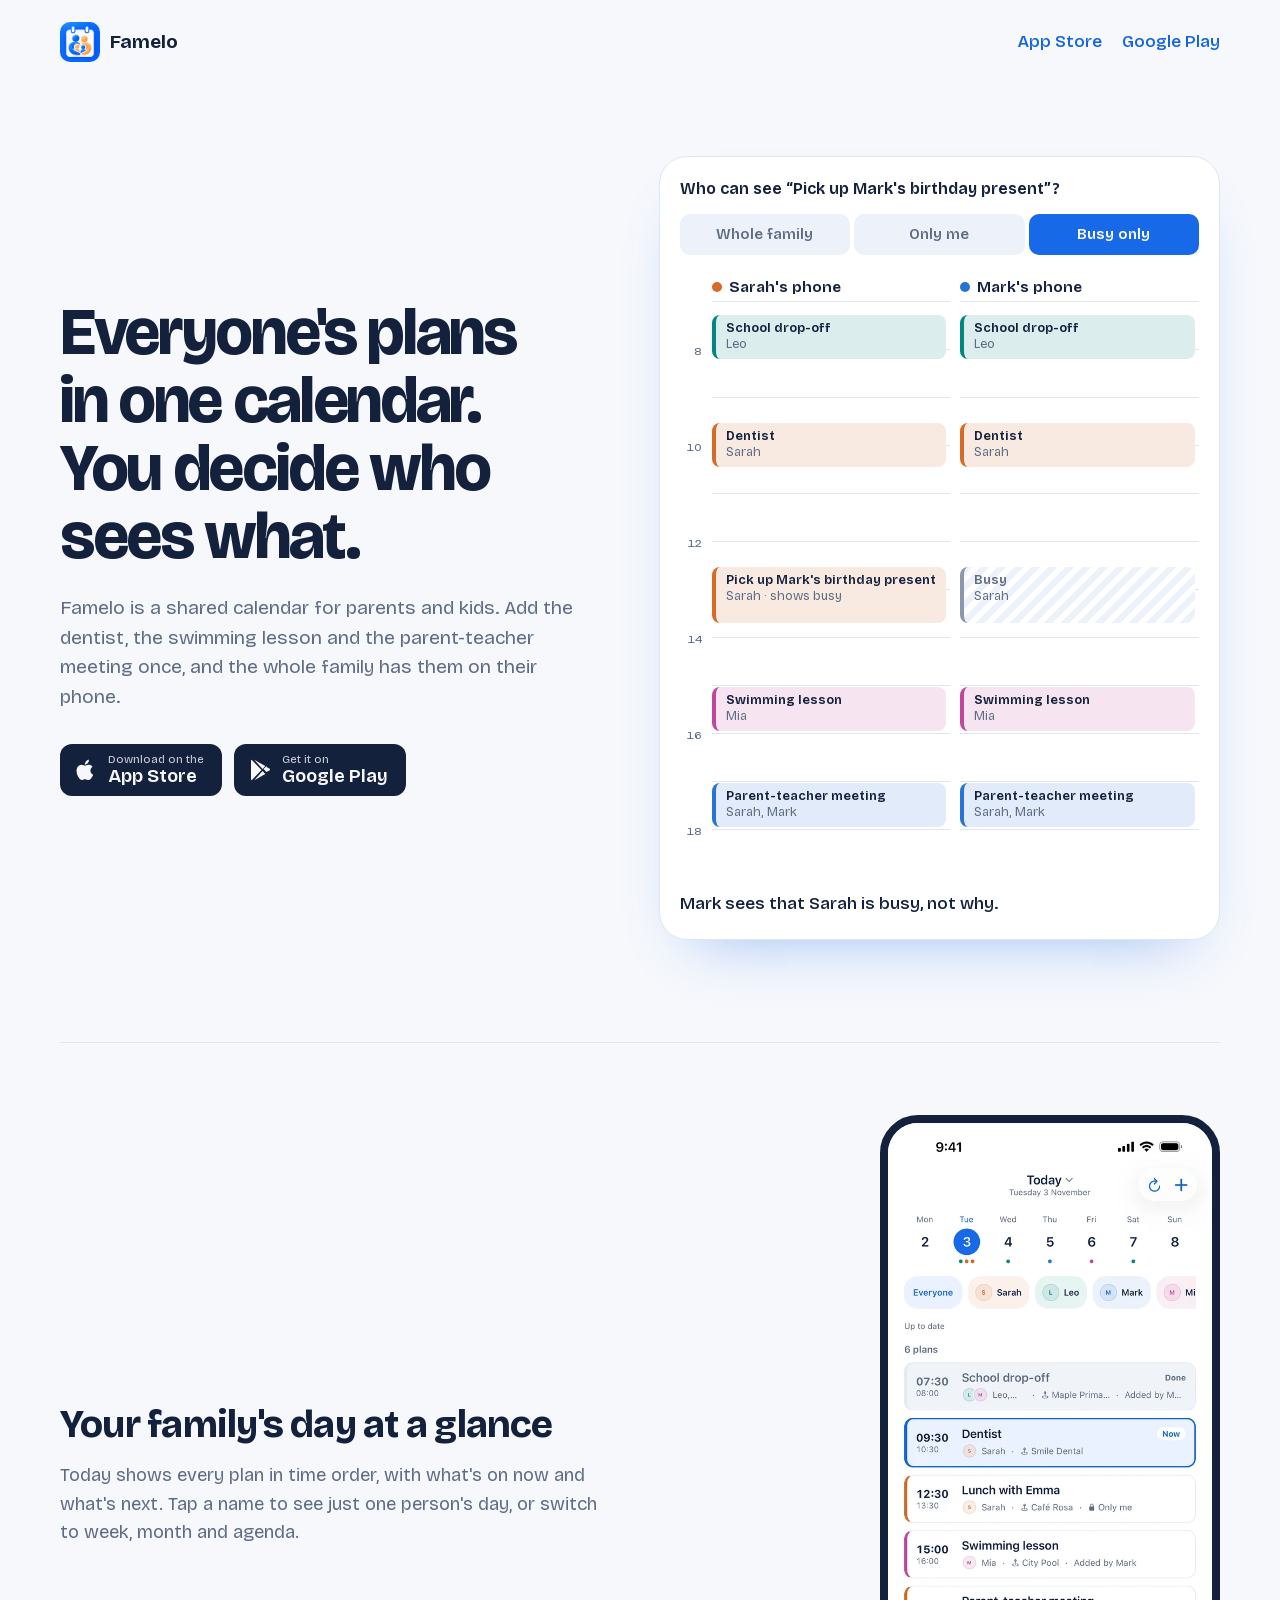
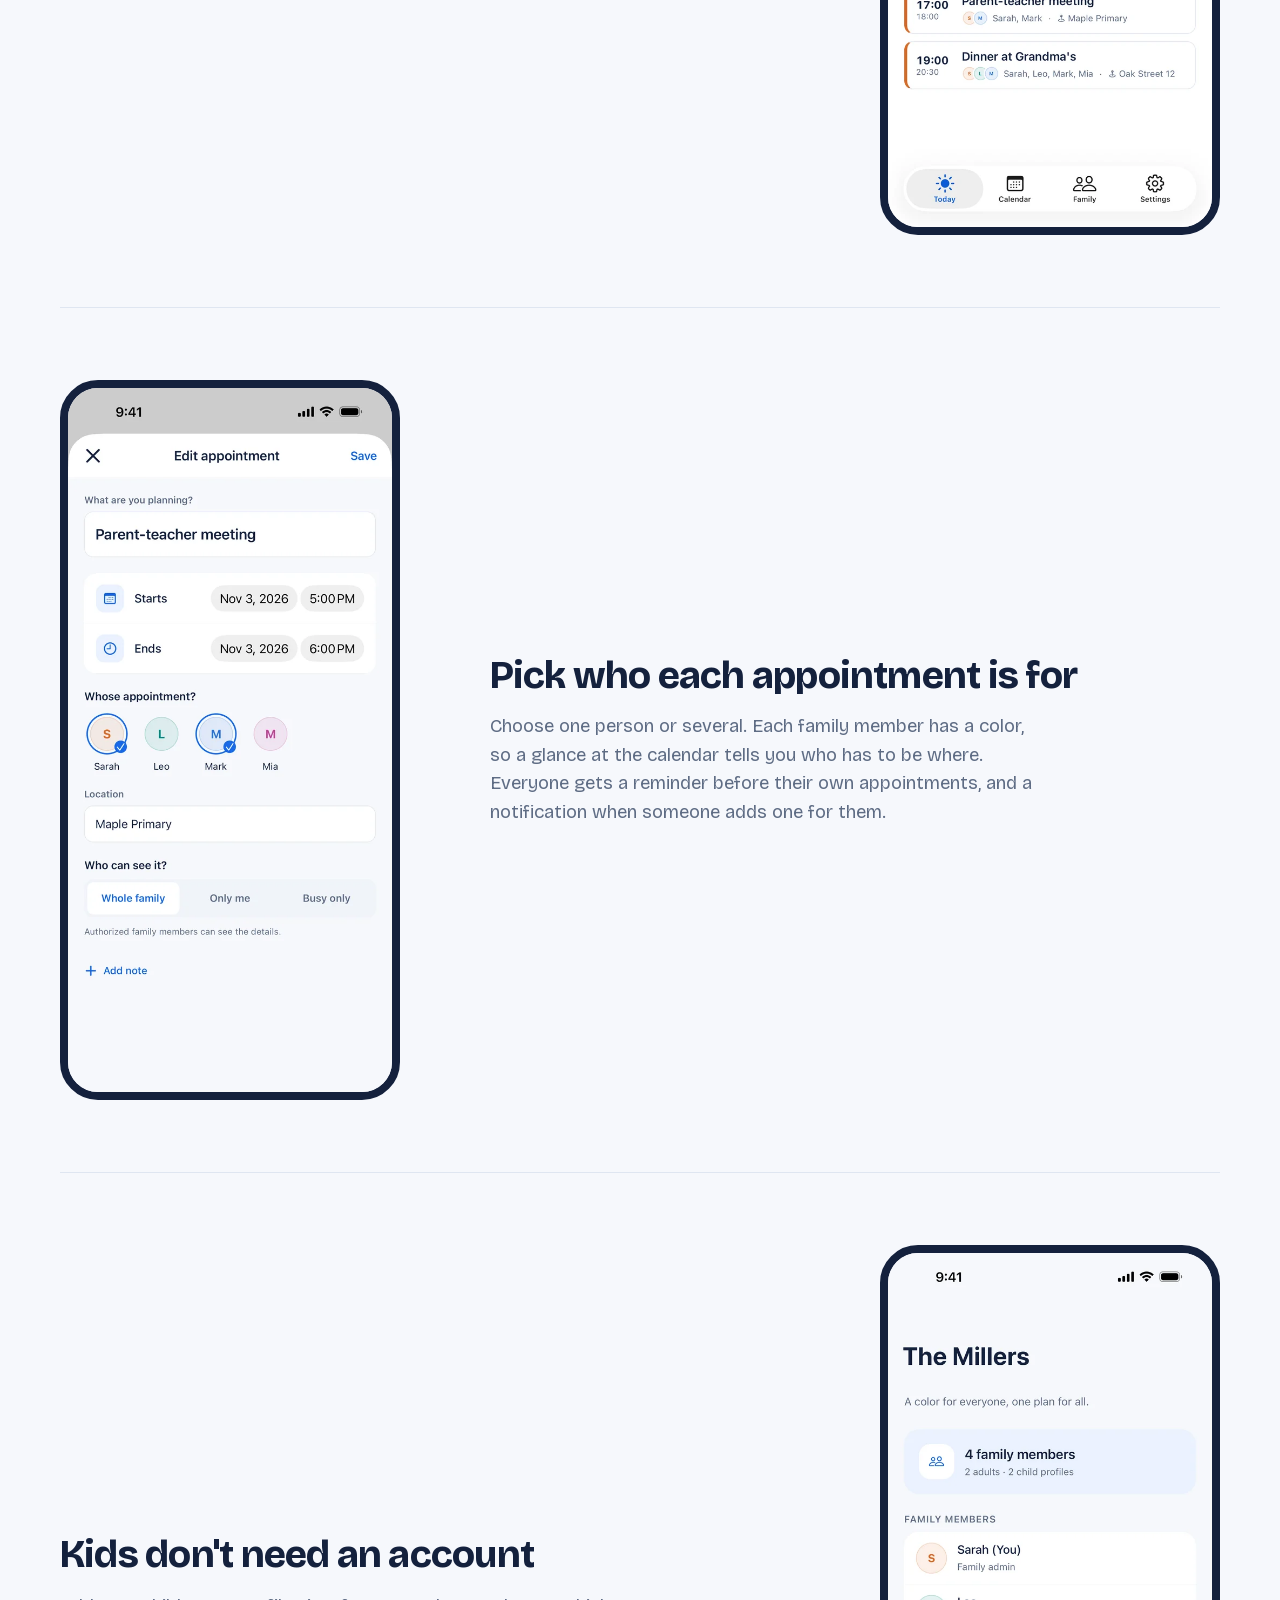
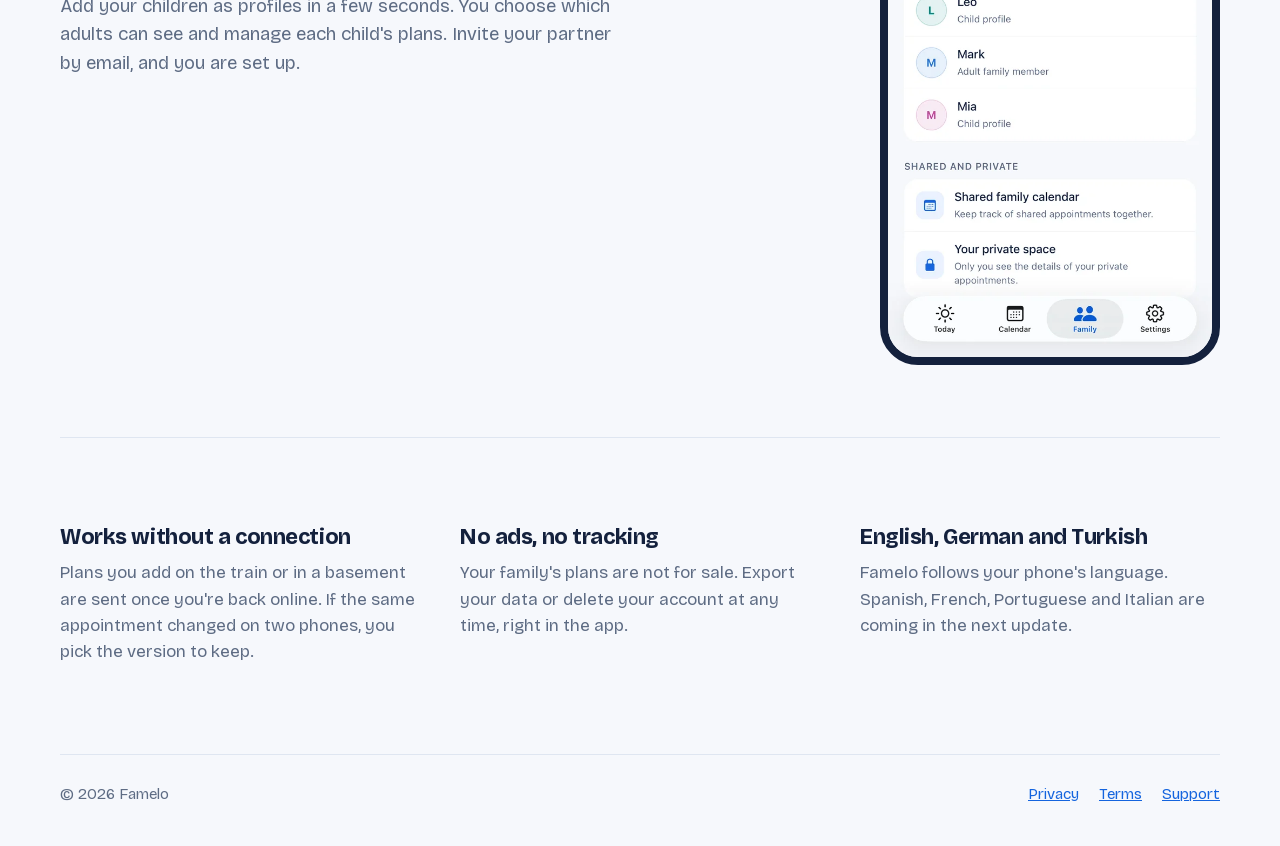
<file: index.html>
<!doctype html>
<html lang="en">
<head>
  <meta charset="utf-8">
  <meta name="viewport" content="width=device-width, initial-scale=1">
  <title>Famelo – Shared family calendar</title>
  <meta name="description" content="One calendar for the whole family. Choose whose appointment it is and who can see it. Kids need no account, and there are no ads.">
  <meta property="og:title" content="Famelo – Shared family calendar">
  <meta property="og:description" content="Everyone's plans in one calendar. You decide who sees what.">
  <meta property="og:image" content="assets/icon.png">
  <meta name="theme-color" content="#F6F8FC" media="(prefers-color-scheme: light)">
  <meta name="theme-color" content="#101724" media="(prefers-color-scheme: dark)">
  <link rel="icon" href="assets/favicon.png">
  <link rel="apple-touch-icon" href="assets/apple-touch-icon.png">
  <link rel="preload" href="assets/fonts/bricolage-latin.woff2" as="font" type="font/woff2" crossorigin>
  <link rel="stylesheet" href="styles.css">
</head>
<body>
  <header class="top">
    <a class="brand" href="./">
      <img src="assets/icon.png" alt="" width="40" height="40">
      <span>Famelo</span>
    </a>
    <nav class="top-links" aria-label="Download">
      <a href="https://apps.apple.com/app/id6829900453">App Store</a>
      <a href="https://play.google.com/store/apps/details?id=tech.familycal.app">Google Play</a>
    </nav>
  </header>

  <main>
    <section class="hero">
      <div class="hero-text">
        <h1>Everyone's plans in one calendar. You decide who sees what.</h1>
        <p class="lead">Famelo is a shared calendar for parents and kids. Add the dentist, the swimming lesson and the parent-teacher meeting once, and the whole family has them on their phone.</p>
        <div class="stores">
          <a class="store" href="https://apps.apple.com/app/id6829900453">
            <svg viewBox="0 0 24 24" aria-hidden="true"><path d="M16.4 12.6c0-2.6 2.1-3.8 2.2-3.9-1.2-1.8-3.1-2-3.7-2-1.6-.2-3.1.9-3.9.9-.8 0-2-.9-3.4-.9-1.7 0-3.3 1-4.2 2.6-1.8 3.1-.5 7.7 1.3 10.2.9 1.2 1.9 2.6 3.2 2.6 1.3-.1 1.8-.8 3.3-.8 1.6 0 2 .8 3.4.8 1.4 0 2.3-1.3 3.1-2.5 1-1.4 1.4-2.8 1.4-2.9 0 0-2.7-1-2.7-4.1zM13.9 5c.7-.9 1.2-2 1-3.2-1 0-2.3.7-3 1.6-.7.8-1.2 2-1.1 3.1 1.2.1 2.3-.6 3.1-1.5z"/></svg>
            <span><small>Download on the</small>App Store</span>
          </a>
          <a class="store" href="https://play.google.com/store/apps/details?id=tech.familycal.app">
            <svg viewBox="0 0 24 24" aria-hidden="true"><path d="M3.6 1.8 13.5 12l-9.9 10.2c-.4-.2-.6-.7-.6-1.2V3c0-.5.2-1 .6-1.2zm11 9.1 2.7-2.8-11-6.3 8.3 9.1zm0 2.2-8.3 9.1 11-6.3-2.7-2.8zm3.9-4.2 2.9 1.7c.8.5.8 1.3 0 1.8l-2.9 1.7-3-3.1 3-3.1z"/></svg>
            <span><small>Get it on</small>Google Play</span>
          </a>
        </div>
      </div>

      <figure class="demo" aria-labelledby="demo-caption">
        <fieldset class="vis">
          <legend>Who can see “Pick up Mark's birthday present”?</legend>
          <label><input type="radio" name="vis" id="v-family"><span>Whole family</span></label>
          <label><input type="radio" name="vis" id="v-only"><span>Only me</span></label>
          <label><input type="radio" name="vis" id="v-busy" checked><span>Busy only</span></label>
        </fieldset>

        <div class="days">
          <ol class="hours" aria-hidden="true">
            <li style="--s:8">8</li><li style="--s:10">10</li><li style="--s:12">12</li><li style="--s:14">14</li><li style="--s:16">16</li><li style="--s:18">18</li>
          </ol>
          <div class="day mine">
            <p class="who"><span class="dot" style="--c:#D66A27"></span>Sarah's phone</p>
            <ol class="grid">
              <li class="ev" style="--c:#00877F;--s:7.25;--e:8.25"><b>School drop-off</b><span>Leo</span></li>
              <li class="ev" style="--c:#D66A27;--s:9.5;--e:10.5"><b>Dentist</b><span>Sarah</span></li>
              <li class="ev gift" style="--c:#D66A27;--s:12.5;--e:13.75"><b>Pick up Mark's birthday present</b><span class="lock">Sarah</span></li>
              <li class="ev" style="--c:#BF469A;--s:15;--e:16"><b>Swimming lesson</b><span>Mia</span></li>
              <li class="ev" style="--c:#2673D4;--s:17;--e:18"><b>Parent-teacher meeting</b><span>Sarah, Mark</span></li>
            </ol>
          </div>
          <div class="day theirs">
            <p class="who"><span class="dot" style="--c:#2673D4"></span>Mark's phone</p>
            <ol class="grid">
              <li class="ev" style="--c:#00877F;--s:7.25;--e:8.25"><b>School drop-off</b><span>Leo</span></li>
              <li class="ev" style="--c:#D66A27;--s:9.5;--e:10.5"><b>Dentist</b><span>Sarah</span></li>
              <li class="ev gift" style="--c:#D66A27;--s:12.5;--e:13.75"><b>Pick up Mark's birthday present</b><span>Sarah</span></li>
              <li class="ev busy" style="--s:12.5;--e:13.75"><b>Busy</b><span>Sarah</span></li>
              <li class="ev" style="--c:#BF469A;--s:15;--e:16"><b>Swimming lesson</b><span>Mia</span></li>
              <li class="ev" style="--c:#2673D4;--s:17;--e:18"><b>Parent-teacher meeting</b><span>Sarah, Mark</span></li>
            </ol>
          </div>
        </div>

        <figcaption id="demo-caption" aria-live="polite">
          <span class="c-family">Mark sees the present. The surprise is off.</span>
          <span class="c-only">Mark sees nothing at lunchtime.</span>
          <span class="c-busy">Mark sees that Sarah is busy, not why.</span>
        </figcaption>
      </figure>
    </section>

    <section class="row">
      <div class="row-text">
        <h2>Your family's day at a glance</h2>
        <p>Today shows every plan in time order, with what's on now and what's next. Tap a name to see just one person's day, or switch to week, month and agenda.</p>
      </div>
      <img class="shot" src="assets/today.webp" width="600" height="1304" alt="The Today screen in Famelo with six plans for the family, from school drop-off to dinner at grandma's." loading="lazy">
    </section>

    <section class="row flip">
      <div class="row-text">
        <h2>Pick who each appointment is for</h2>
        <p>Choose one person or several. Each family member has a color, so a glance at the calendar tells you who has to be where. Everyone gets a reminder before their own appointments, and a notification when someone adds one for them.</p>
      </div>
      <img class="shot" src="assets/editor.webp" width="600" height="1304" alt="Editing a parent-teacher meeting: Sarah and Mark are selected and the whole family can see it." loading="lazy">
    </section>

    <section class="row">
      <div class="row-text">
        <h2>Kids don't need an account</h2>
        <p>Add your children as profiles in a few seconds. You choose which adults can see and manage each child's plans. Invite your partner by email, and you are set up.</p>
      </div>
      <img class="shot" src="assets/family.webp" width="600" height="1304" alt="The family screen with two adults and two child profiles." loading="lazy">
    </section>

    <section class="facts">
      <div>
        <h2>Works without a connection</h2>
        <p>Plans you add on the train or in a basement are sent once you're back online. If the same appointment changed on two phones, you pick the version to keep.</p>
      </div>
      <div>
        <h2>No ads, no tracking</h2>
        <p>Your family's plans are not for sale. Export your data or delete your account at any time, right in the app.</p>
      </div>
      <div>
        <h2>English, German and Turkish</h2>
        <p>Famelo follows your phone's language. Spanish, French, Portuguese and Italian are coming in the next update.</p>
      </div>
    </section>
  </main>

  <footer class="foot">
    <p>© 2026 Famelo</p>
    <nav aria-label="Legal">
      <a href="privacy.html">Privacy</a>
      <a href="terms.html">Terms</a>
      <a href="support.html">Support</a>
    </nav>
  </footer>
</body>
</html>
</file>
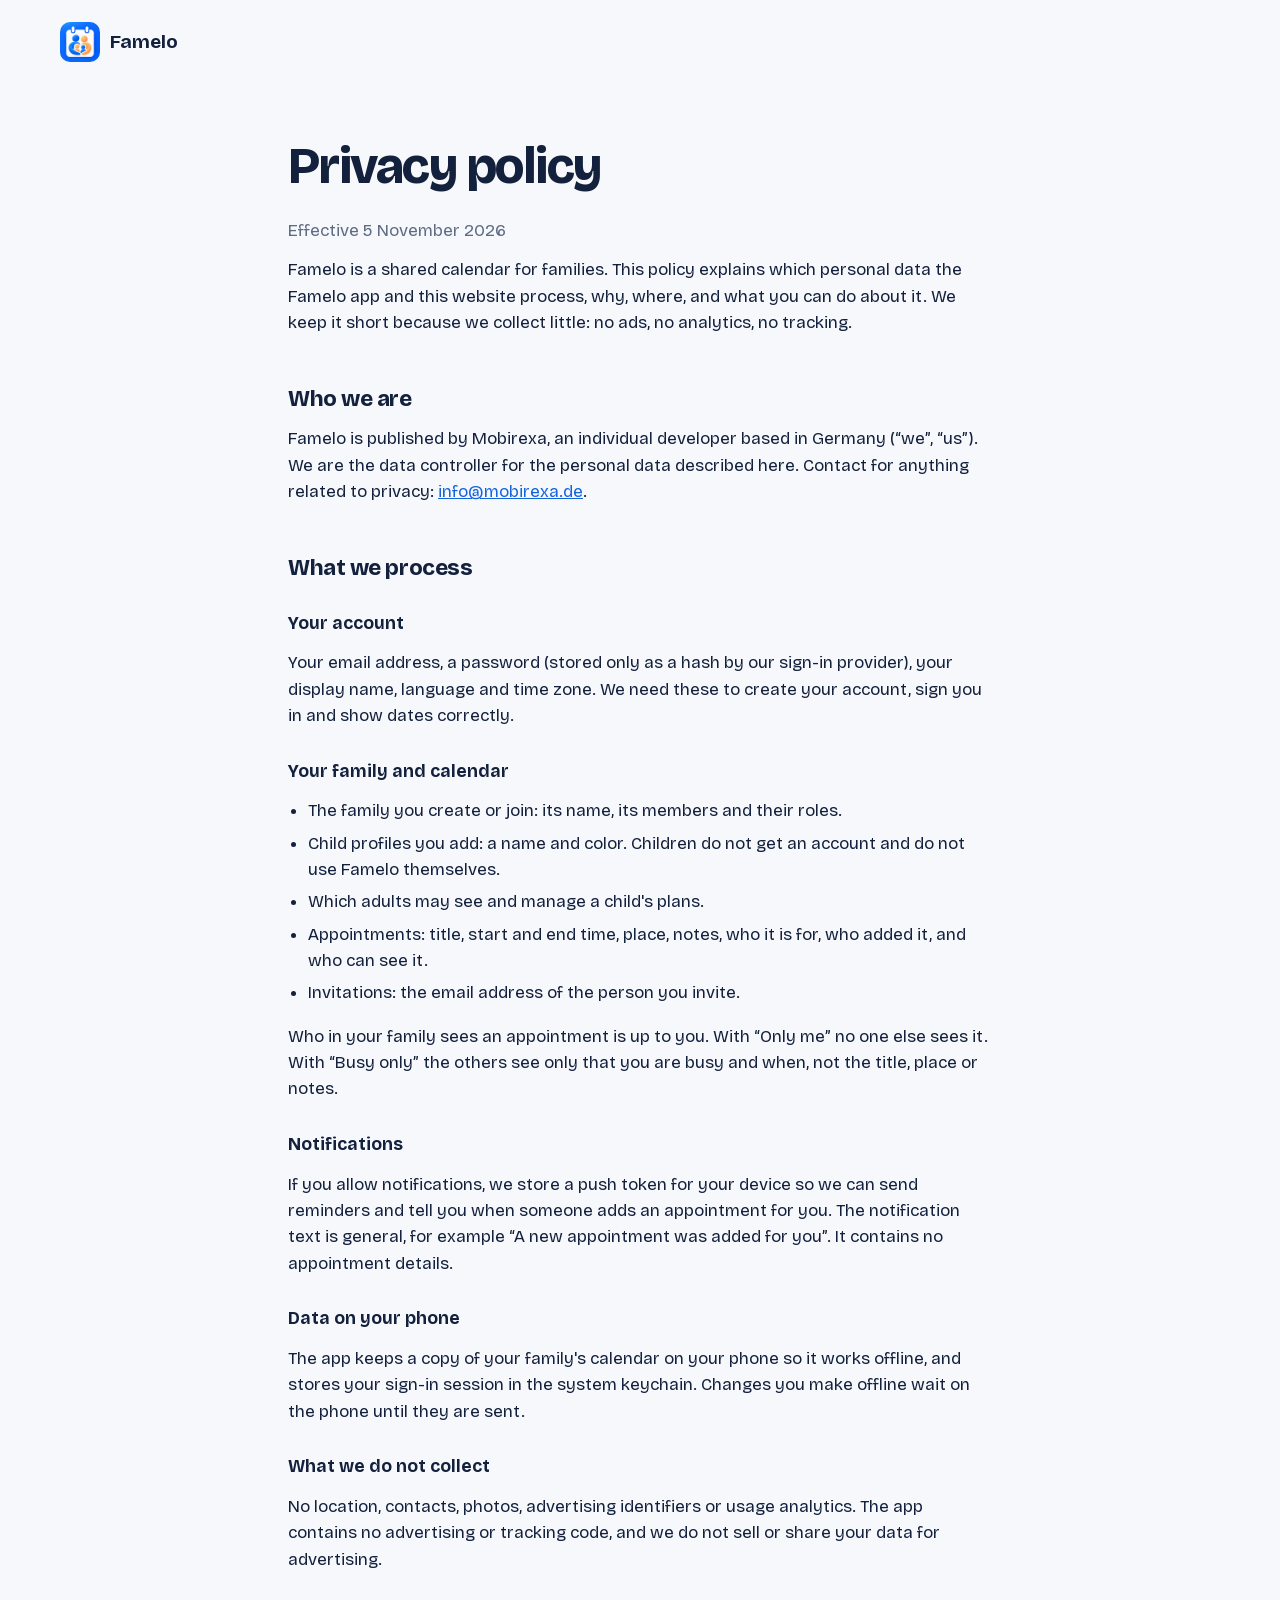
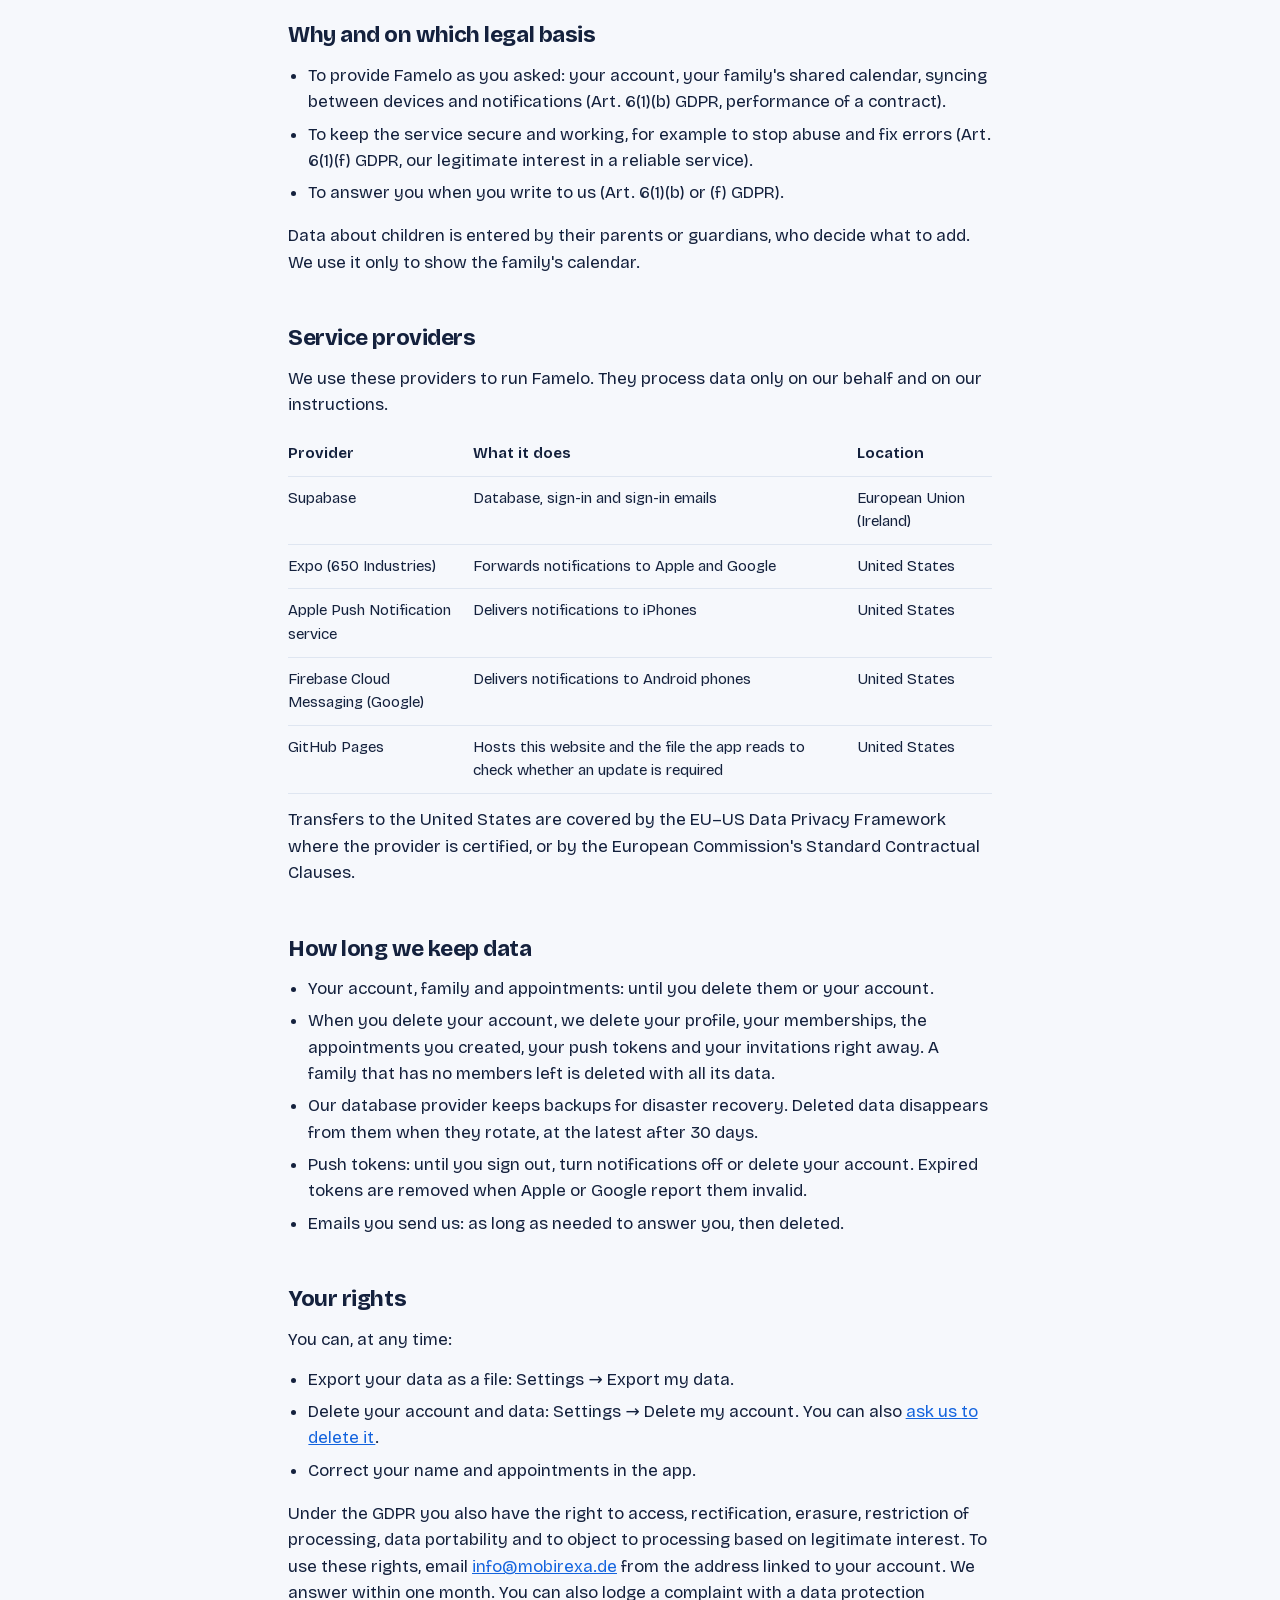
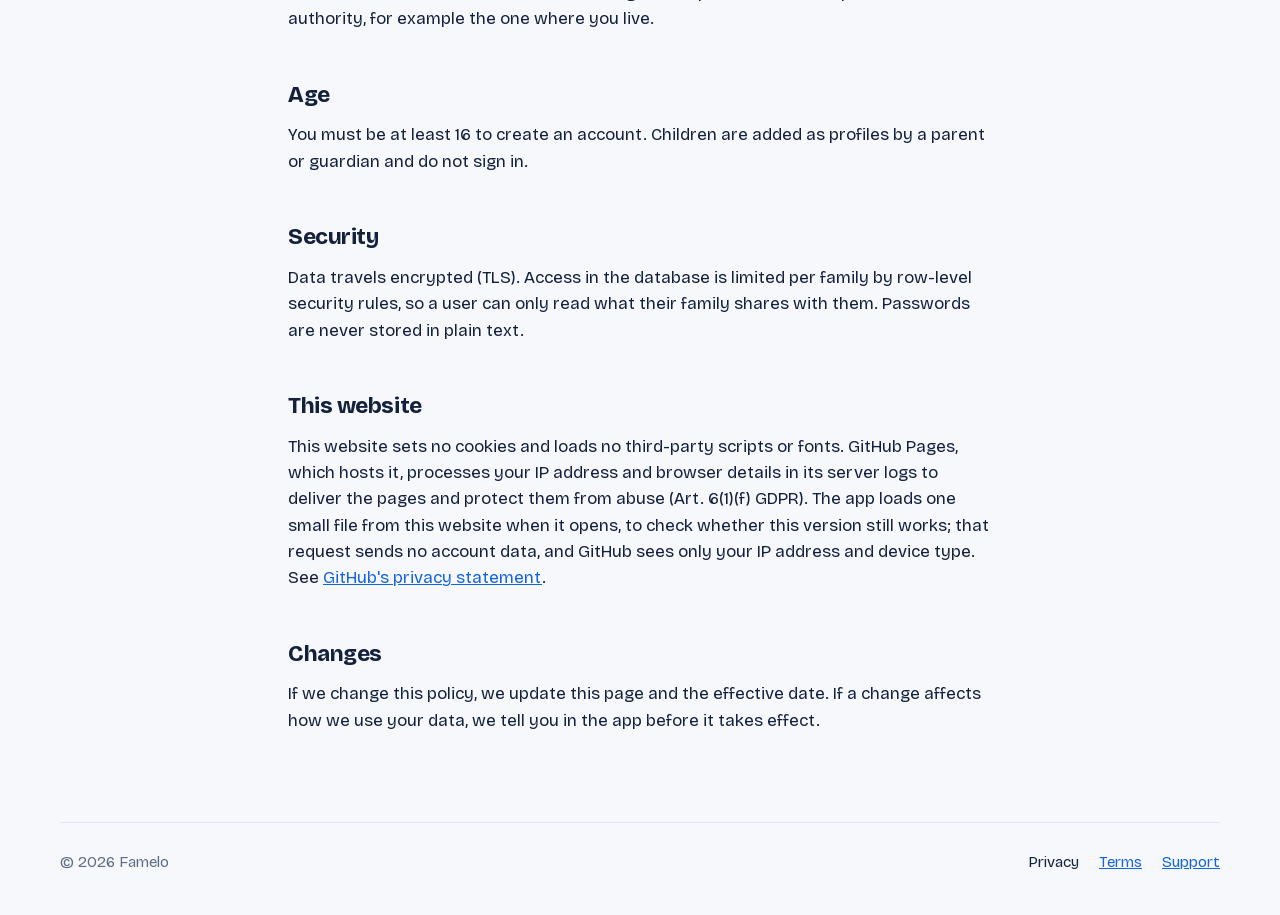
<file: privacy.html>
<!doctype html>
<html lang="en">
<head>
  <meta charset="utf-8">
  <meta name="viewport" content="width=device-width, initial-scale=1">
  <title>Privacy policy – Famelo</title>
  <meta name="description" content="What Famelo stores, why, where, and how to export or delete it.">
  <link rel="icon" href="assets/favicon.png">
  <link rel="preload" href="assets/fonts/bricolage-latin.woff2" as="font" type="font/woff2" crossorigin>
  <link rel="stylesheet" href="styles.css">
</head>
<body>
  <header class="top">
    <a class="brand" href="./"><img src="assets/icon.png" alt="" width="40" height="40"><span>Famelo</span></a>
  </header>

  <main class="doc">
    <h1>Privacy policy</h1>
    <p class="meta">Effective 5 November 2026</p>

    <p>Famelo is a shared calendar for families. This policy explains which personal data the Famelo app and this website process, why, where, and what you can do about it. We keep it short because we collect little: no ads, no analytics, no tracking.</p>

    <h2 id="who">Who we are</h2>
    <p>Famelo is published by Mobirexa, an individual developer based in Germany (“we”, “us”). We are the data controller for the personal data described here. Contact for anything related to privacy: <a href="mailto:info@mobirexa.de">info@mobirexa.de</a>.</p>

    <h2 id="collect">What we process</h2>
    <h3>Your account</h3>
    <p>Your email address, a password (stored only as a hash by our sign-in provider), your display name, language and time zone. We need these to create your account, sign you in and show dates correctly.</p>

    <h3>Your family and calendar</h3>
    <ul>
      <li>The family you create or join: its name, its members and their roles.</li>
      <li>Child profiles you add: a name and color. Children do not get an account and do not use Famelo themselves.</li>
      <li>Which adults may see and manage a child's plans.</li>
      <li>Appointments: title, start and end time, place, notes, who it is for, who added it, and who can see it.</li>
      <li>Invitations: the email address of the person you invite.</li>
    </ul>
    <p>Who in your family sees an appointment is up to you. With “Only me” no one else sees it. With “Busy only” the others see only that you are busy and when, not the title, place or notes.</p>

    <h3>Notifications</h3>
    <p>If you allow notifications, we store a push token for your device so we can send reminders and tell you when someone adds an appointment for you. The notification text is general, for example “A new appointment was added for you”. It contains no appointment details.</p>

    <h3>Data on your phone</h3>
    <p>The app keeps a copy of your family's calendar on your phone so it works offline, and stores your sign-in session in the system keychain. Changes you make offline wait on the phone until they are sent.</p>

    <h3>What we do not collect</h3>
    <p>No location, contacts, photos, advertising identifiers or usage analytics. The app contains no advertising or tracking code, and we do not sell or share your data for advertising.</p>

    <h2 id="why">Why and on which legal basis</h2>
    <ul>
      <li>To provide Famelo as you asked: your account, your family's shared calendar, syncing between devices and notifications (Art. 6(1)(b) GDPR, performance of a contract).</li>
      <li>To keep the service secure and working, for example to stop abuse and fix errors (Art. 6(1)(f) GDPR, our legitimate interest in a reliable service).</li>
      <li>To answer you when you write to us (Art. 6(1)(b) or (f) GDPR).</li>
    </ul>
    <p>Data about children is entered by their parents or guardians, who decide what to add. We use it only to show the family's calendar.</p>

    <h2 id="providers">Service providers</h2>
    <p>We use these providers to run Famelo. They process data only on our behalf and on our instructions.</p>
    <div class="table">
      <table>
        <thead><tr><th>Provider</th><th>What it does</th><th>Location</th></tr></thead>
        <tbody>
          <tr><td>Supabase</td><td>Database, sign-in and sign-in emails</td><td>European Union (Ireland)</td></tr>
          <tr><td>Expo (650 Industries)</td><td>Forwards notifications to Apple and Google</td><td>United States</td></tr>
          <tr><td>Apple Push Notification service</td><td>Delivers notifications to iPhones</td><td>United States</td></tr>
          <tr><td>Firebase Cloud Messaging (Google)</td><td>Delivers notifications to Android phones</td><td>United States</td></tr>
          <tr><td>GitHub Pages</td><td>Hosts this website and the file the app reads to check whether an update is required</td><td>United States</td></tr>
        </tbody>
      </table>
    </div>
    <p>Transfers to the United States are covered by the EU–US Data Privacy Framework where the provider is certified, or by the European Commission's Standard Contractual Clauses.</p>

    <h2 id="retention">How long we keep data</h2>
    <ul>
      <li>Your account, family and appointments: until you delete them or your account.</li>
      <li>When you delete your account, we delete your profile, your memberships, the appointments you created, your push tokens and your invitations right away. A family that has no members left is deleted with all its data.</li>
      <li>Our database provider keeps backups for disaster recovery. Deleted data disappears from them when they rotate, at the latest after 30 days.</li>
      <li>Push tokens: until you sign out, turn notifications off or delete your account. Expired tokens are removed when Apple or Google report them invalid.</li>
      <li>Emails you send us: as long as needed to answer you, then deleted.</li>
    </ul>

    <h2 id="rights">Your rights</h2>
    <p>You can, at any time:</p>
    <ul>
      <li>Export your data as a file: Settings → Export my data.</li>
      <li>Delete your account and data: Settings → Delete my account. You can also <a href="support.html#delete-account">ask us to delete it</a>.</li>
      <li>Correct your name and appointments in the app.</li>
    </ul>
    <p>Under the GDPR you also have the right to access, rectification, erasure, restriction of processing, data portability and to object to processing based on legitimate interest. To use these rights, email <a href="mailto:info@mobirexa.de">info@mobirexa.de</a> from the address linked to your account. We answer within one month. You can also lodge a complaint with a data protection authority, for example the one where you live.</p>

    <h2 id="age">Age</h2>
    <p>You must be at least 16 to create an account. Children are added as profiles by a parent or guardian and do not sign in.</p>

    <h2 id="security">Security</h2>
    <p>Data travels encrypted (TLS). Access in the database is limited per family by row-level security rules, so a user can only read what their family shares with them. Passwords are never stored in plain text.</p>

    <h2 id="website">This website</h2>
    <p>This website sets no cookies and loads no third-party scripts or fonts. GitHub Pages, which hosts it, processes your IP address and browser details in its server logs to deliver the pages and protect them from abuse (Art. 6(1)(f) GDPR). The app loads one small file from this website when it opens, to check whether this version still works; that request sends no account data, and GitHub sees only your IP address and device type. See <a href="https://docs.github.com/en/site-policy/privacy-policies/github-general-privacy-statement">GitHub's privacy statement</a>.</p>

    <h2 id="changes">Changes</h2>
    <p>If we change this policy, we update this page and the effective date. If a change affects how we use your data, we tell you in the app before it takes effect.</p>
  </main>

  <footer class="foot">
    <p>© 2026 Famelo</p>
    <nav aria-label="Legal">
      <a href="privacy.html" aria-current="page">Privacy</a>
      <a href="terms.html">Terms</a>
      <a href="support.html">Support</a>
    </nav>
  </footer>
</body>
</html>
</file>
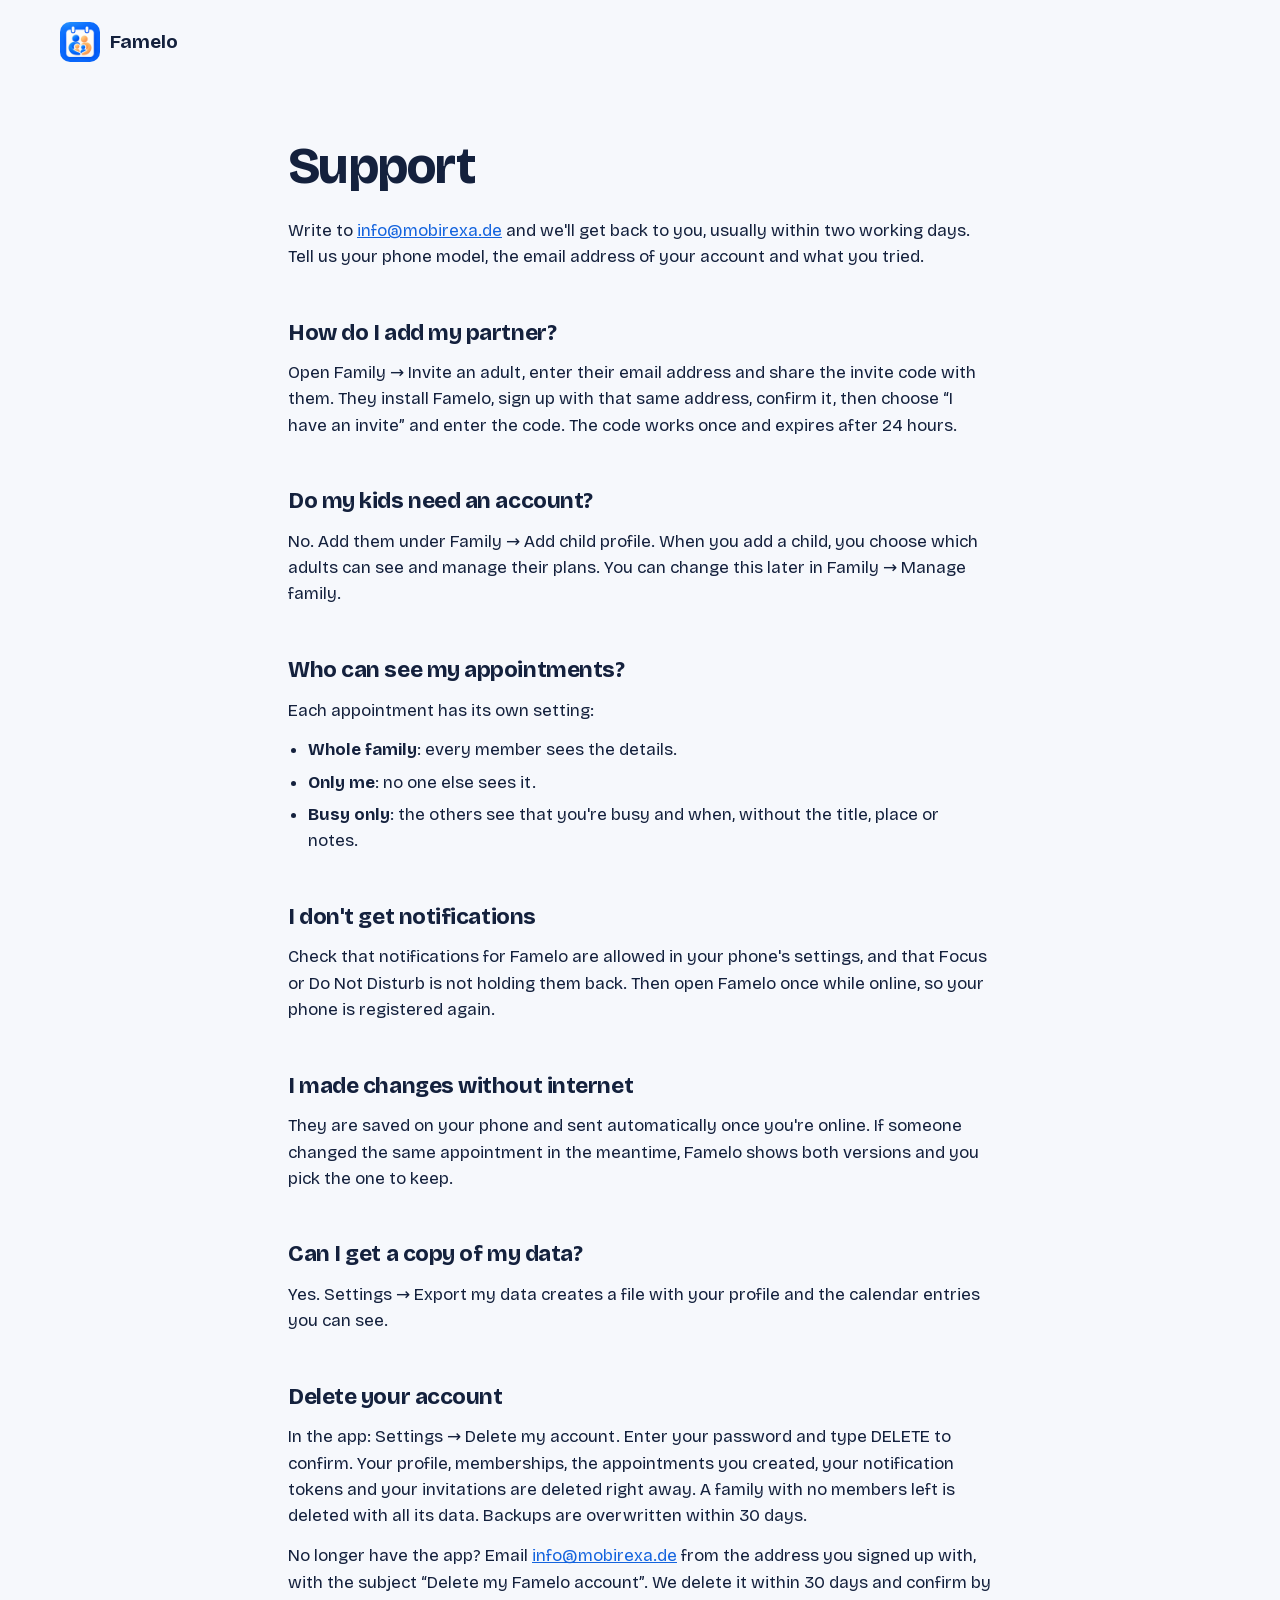
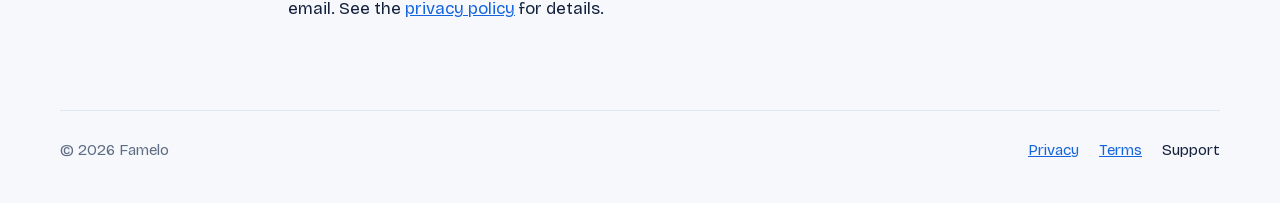
<file: support.html>
<!doctype html>
<html lang="en">
<head>
  <meta charset="utf-8">
  <meta name="viewport" content="width=device-width, initial-scale=1">
  <title>Support – Famelo</title>
  <meta name="description" content="Help with Famelo: invitations, visibility, notifications, offline use and deleting your account.">
  <link rel="icon" href="assets/favicon.png">
  <link rel="preload" href="assets/fonts/bricolage-latin.woff2" as="font" type="font/woff2" crossorigin>
  <link rel="stylesheet" href="styles.css">
</head>
<body>
  <header class="top">
    <a class="brand" href="./"><img src="assets/icon.png" alt="" width="40" height="40"><span>Famelo</span></a>
  </header>

  <main class="doc">
    <h1>Support</h1>
    <p>Write to <a href="mailto:info@mobirexa.de?subject=Famelo">info@mobirexa.de</a> and we'll get back to you, usually within two working days. Tell us your phone model, the email address of your account and what you tried.</p>

    <h2 id="invite">How do I add my partner?</h2>
    <p>Open Family → Invite an adult, enter their email address and share the invite code with them. They install Famelo, sign up with that same address, confirm it, then choose “I have an invite” and enter the code. The code works once and expires after 24 hours.</p>

    <h2 id="children">Do my kids need an account?</h2>
    <p>No. Add them under Family → Add child profile. When you add a child, you choose which adults can see and manage their plans. You can change this later in Family → Manage family.</p>

    <h2 id="visibility">Who can see my appointments?</h2>
    <p>Each appointment has its own setting:</p>
    <ul>
      <li><strong>Whole family</strong>: every member sees the details.</li>
      <li><strong>Only me</strong>: no one else sees it.</li>
      <li><strong>Busy only</strong>: the others see that you're busy and when, without the title, place or notes.</li>
    </ul>

    <h2 id="notifications">I don't get notifications</h2>
    <p>Check that notifications for Famelo are allowed in your phone's settings, and that Focus or Do Not Disturb is not holding them back. Then open Famelo once while online, so your phone is registered again.</p>

    <h2 id="offline">I made changes without internet</h2>
    <p>They are saved on your phone and sent automatically once you're online. If someone changed the same appointment in the meantime, Famelo shows both versions and you pick the one to keep.</p>

    <h2 id="export">Can I get a copy of my data?</h2>
    <p>Yes. Settings → Export my data creates a file with your profile and the calendar entries you can see.</p>

    <h2 id="delete-account">Delete your account</h2>
    <p>In the app: Settings → Delete my account. Enter your password and type DELETE to confirm. Your profile, memberships, the appointments you created, your notification tokens and your invitations are deleted right away. A family with no members left is deleted with all its data. Backups are overwritten within 30 days.</p>
    <p>No longer have the app? Email <a href="mailto:info@mobirexa.de?subject=Delete%20my%20Famelo%20account">info@mobirexa.de</a> from the address you signed up with, with the subject “Delete my Famelo account”. We delete it within 30 days and confirm by email. See the <a href="privacy.html">privacy policy</a> for details.</p>
  </main>

  <footer class="foot">
    <p>© 2026 Famelo</p>
    <nav aria-label="Legal">
      <a href="privacy.html">Privacy</a>
      <a href="terms.html">Terms</a>
      <a href="support.html" aria-current="page">Support</a>
    </nav>
  </footer>
</body>
</html>
</file>
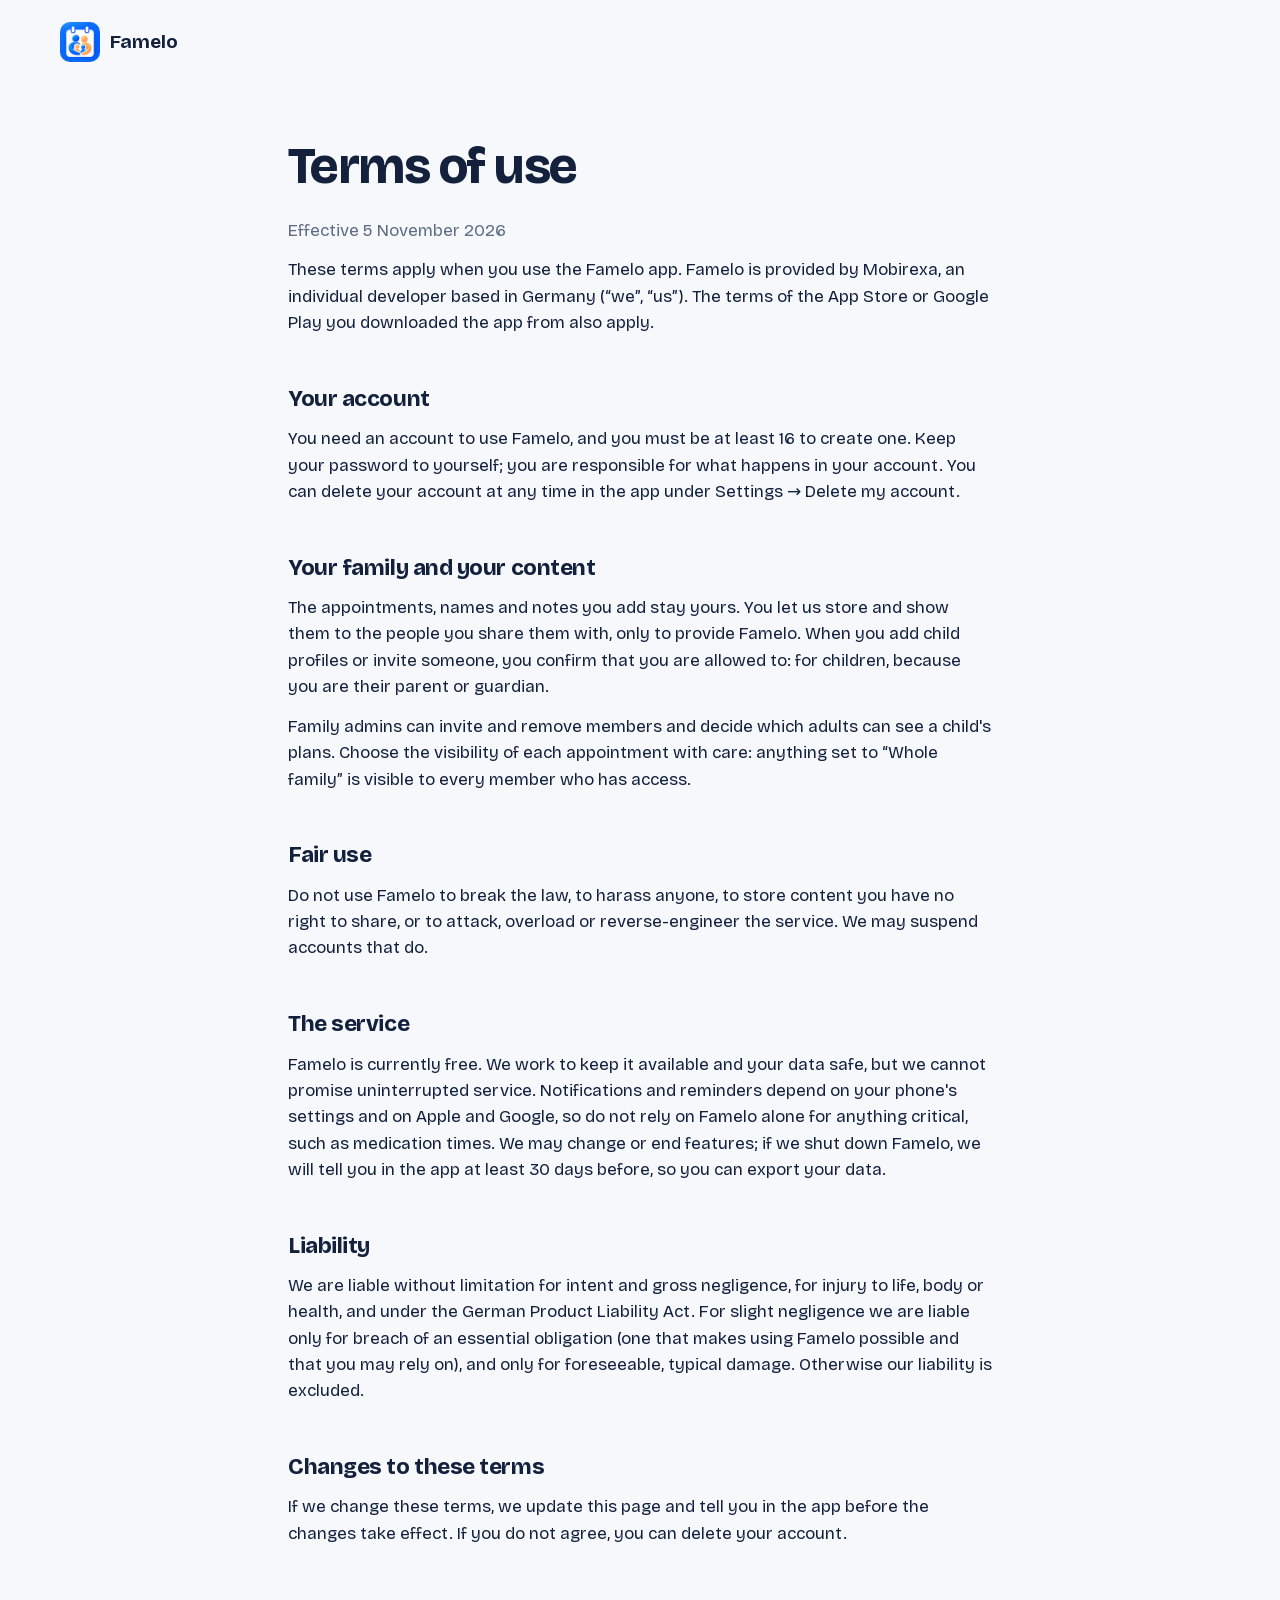
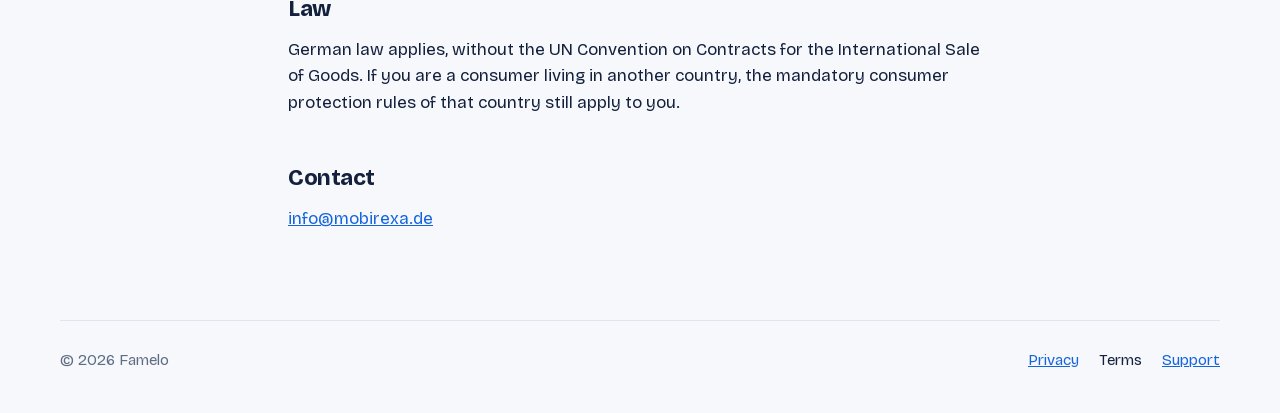
<file: terms.html>
<!doctype html>
<html lang="en">
<head>
  <meta charset="utf-8">
  <meta name="viewport" content="width=device-width, initial-scale=1">
  <title>Terms of use – Famelo</title>
  <meta name="description" content="The terms for using the Famelo app.">
  <link rel="icon" href="assets/favicon.png">
  <link rel="preload" href="assets/fonts/bricolage-latin.woff2" as="font" type="font/woff2" crossorigin>
  <link rel="stylesheet" href="styles.css">
</head>
<body>
  <header class="top">
    <a class="brand" href="./"><img src="assets/icon.png" alt="" width="40" height="40"><span>Famelo</span></a>
  </header>

  <main class="doc">
    <h1>Terms of use</h1>
    <p class="meta">Effective 5 November 2026</p>

    <p>These terms apply when you use the Famelo app. Famelo is provided by Mobirexa, an individual developer based in Germany (“we”, “us”). The terms of the App Store or Google Play you downloaded the app from also apply.</p>

    <h2>Your account</h2>
    <p>You need an account to use Famelo, and you must be at least 16 to create one. Keep your password to yourself; you are responsible for what happens in your account. You can delete your account at any time in the app under Settings → Delete my account.</p>

    <h2>Your family and your content</h2>
    <p>The appointments, names and notes you add stay yours. You let us store and show them to the people you share them with, only to provide Famelo. When you add child profiles or invite someone, you confirm that you are allowed to: for children, because you are their parent or guardian.</p>
    <p>Family admins can invite and remove members and decide which adults can see a child's plans. Choose the visibility of each appointment with care: anything set to “Whole family” is visible to every member who has access.</p>

    <h2>Fair use</h2>
    <p>Do not use Famelo to break the law, to harass anyone, to store content you have no right to share, or to attack, overload or reverse-engineer the service. We may suspend accounts that do.</p>

    <h2>The service</h2>
    <p>Famelo is currently free. We work to keep it available and your data safe, but we cannot promise uninterrupted service. Notifications and reminders depend on your phone's settings and on Apple and Google, so do not rely on Famelo alone for anything critical, such as medication times. We may change or end features; if we shut down Famelo, we will tell you in the app at least 30 days before, so you can export your data.</p>

    <h2>Liability</h2>
    <p>We are liable without limitation for intent and gross negligence, for injury to life, body or health, and under the German Product Liability Act. For slight negligence we are liable only for breach of an essential obligation (one that makes using Famelo possible and that you may rely on), and only for foreseeable, typical damage. Otherwise our liability is excluded.</p>

    <h2>Changes to these terms</h2>
    <p>If we change these terms, we update this page and tell you in the app before the changes take effect. If you do not agree, you can delete your account.</p>

    <h2>Law</h2>
    <p>German law applies, without the UN Convention on Contracts for the International Sale of Goods. If you are a consumer living in another country, the mandatory consumer protection rules of that country still apply to you.</p>

    <h2>Contact</h2>
    <p><a href="mailto:info@mobirexa.de">info@mobirexa.de</a></p>
  </main>

  <footer class="foot">
    <p>© 2026 Famelo</p>
    <nav aria-label="Legal">
      <a href="privacy.html">Privacy</a>
      <a href="terms.html" aria-current="page">Terms</a>
      <a href="support.html">Support</a>
    </nav>
  </footer>
</body>
</html>
</file>
<file: styles.css>
/* Famelo site. Colors are the app's own palette (apps/mobile/src/ui/palettes.ts). */
/* Bricolage Grotesque (SIL OFL 1.1, assets/fonts/OFL.txt), served from this site so no visitor data goes to Google. */
@font-face {
  font-family: "Bricolage Grotesque";
  font-style: normal;
  font-weight: 400 800;
  font-stretch: 100%;
  font-display: swap;
  src: url(assets/fonts/bricolage-latin-ext.woff2) format("woff2");
  unicode-range: U+0100-02BA, U+02BD-02C5, U+02C7-02CC, U+02CE-02D7, U+02DD-02FF, U+0304, U+0308, U+0329, U+1D00-1DBF, U+1E00-1E9F, U+1EF2-1EFF, U+2020, U+20A0-20AB, U+20AD-20C0, U+2113, U+2C60-2C7F, U+A720-A7FF;
}
@font-face {
  font-family: "Bricolage Grotesque";
  font-style: normal;
  font-weight: 400 800;
  font-stretch: 100%;
  font-display: swap;
  src: url(assets/fonts/bricolage-latin.woff2) format("woff2");
  unicode-range: U+0000-00FF, U+0131, U+0152-0153, U+02BB-02BC, U+02C6, U+02DA, U+02DC, U+0304, U+0308, U+0329, U+2000-206F, U+20AC, U+2122, U+2191, U+2193, U+2212, U+2215, U+FEFF, U+FFFD;
}
:root {
  --paper: #F6F8FC;
  --surface: #FFFFFF;
  --raised: #EDF2FA;
  --line: #DFE6F1;
  --ink: #14213D;
  --soft: #5E6C84;
  --blue: #1464DE;
  --blue-fill: #1769E8;
  --busy: #8A97AD;
  --hour: 48px;
  --font: "Bricolage Grotesque", ui-sans-serif, system-ui, sans-serif;
  color-scheme: light;
}
@media (prefers-color-scheme: dark) {
  :root:not([data-theme="light"]) {
    --paper: #101724;
    --surface: #182235;
    --raised: #1C2840;
    --line: #2D3B52;
    --ink: #EFF4FF;
    --soft: #ABBAD2;
    --blue: #79AFFF;
    --busy: #7D8BA3;
    color-scheme: dark;
  }
}
:root[data-theme="dark"] {
  --paper: #101724;
  --surface: #182235;
  --raised: #1C2840;
  --line: #2D3B52;
  --ink: #EFF4FF;
  --soft: #ABBAD2;
  --blue: #79AFFF;
  --busy: #7D8BA3;
  color-scheme: dark;
}

* { box-sizing: border-box; }
html { -webkit-text-size-adjust: 100%; }
body {
  margin: 0;
  background: var(--paper);
  color: var(--ink);
  font-family: var(--font);
  font-size: 1.0625rem;
  line-height: 1.55;
  font-optical-sizing: auto;
}
img { display: block; max-width: 100%; height: auto; }
a { color: var(--blue); }
a:focus-visible, input:focus-visible + span {
  outline: 3px solid var(--blue);
  outline-offset: 3px;
  border-radius: 8px;
}
h1, h2 { font-weight: 750; letter-spacing: -0.02em; margin: 0; text-wrap: balance; }
p { margin: 0; }

.top, main, .foot { width: min(1160px, 100% - 32px); margin-inline: auto; }

/* Header */
.top {
  display: flex;
  align-items: center;
  justify-content: space-between;
  gap: 16px;
  padding-block: 22px;
}
.brand {
  display: flex;
  align-items: center;
  gap: 10px;
  color: var(--ink);
  text-decoration: none;
  font-weight: 700;
  font-size: 1.2rem;
}
.brand img { border-radius: 10px; }
.top-links { display: flex; gap: 20px; font-weight: 550; }
.top-links a { text-decoration: none; }
.top-links a:hover { text-decoration: underline; }

/* Hero */
.hero {
  display: grid;
  grid-template-columns: minmax(0, 1fr) minmax(0, 1.05fr);
  gap: clamp(32px, 5vw, 72px);
  align-items: center;
  padding-block: clamp(28px, 6vw, 72px) clamp(56px, 8vw, 104px);
}
.hero h1 {
  font-size: clamp(2.4rem, 5.2vw, 4.25rem);
  line-height: 1.02;
  letter-spacing: -0.035em;
  font-variation-settings: "opsz" 96;
  max-width: 13ch;
}
.lead { margin-top: 22px; color: var(--soft); font-size: 1.2rem; max-width: 34em; }
.stores { display: flex; flex-wrap: wrap; gap: 12px; margin-top: 32px; }
.store {
  display: inline-flex;
  align-items: center;
  gap: 10px;
  padding: 10px 18px 10px 14px;
  border-radius: 12px;
  background: var(--ink);
  color: var(--paper);
  text-decoration: none;
  font-weight: 650;
  font-size: 1.15rem;
  line-height: 1.1;
}
.store svg { width: 24px; height: 24px; fill: currentColor; }
.store small { display: block; font-size: 0.7rem; font-weight: 450; opacity: 0.8; }
.store:hover { background: var(--blue-fill); color: #fff; }

/* The visibility demo: radios drive the second phone through :has(). */
.demo {
  margin: 0;
  padding: 20px;
  border-radius: 28px;
  background: var(--surface);
  border: 1px solid var(--line);
  box-shadow: 0 30px 60px -36px rgba(23, 105, 232, 0.45);
}
.vis { border: 0; margin: 0; padding: 0; min-width: 0; display: grid; grid-template-columns: repeat(3, 1fr); gap: 4px; }
.vis legend { font-weight: 650; margin-bottom: 12px; padding: 0; font-size: 1rem; }
.vis label { position: relative; }
.vis input { position: absolute; opacity: 0; inset: 0; margin: 0; cursor: pointer; }
.vis span {
  display: block;
  text-align: center;
  padding: 9px 6px;
  border-radius: 10px;
  background: var(--raised);
  color: var(--soft);
  font-weight: 600;
  font-size: 0.95rem;
  transition: background-color 160ms, color 160ms;
}
.vis input:checked + span { background: var(--blue-fill); color: #fff; }

.days {
  display: grid;
  grid-template-columns: 22px 1fr 1fr;
  gap: 10px;
  margin-top: 18px;
}
.who { display: flex; align-items: center; gap: 7px; font-weight: 650; font-size: 0.95rem; height: 28px; }
.dot { width: 10px; height: 10px; border-radius: 50%; background: var(--c); }
.grid, .hours {
  position: relative;
  list-style: none;
  margin: 0;
  padding: 0;
  height: calc(12 * var(--hour)); /* 07:00 to 19:00 */
}
.grid {
  background: repeating-linear-gradient(to bottom, var(--line) 0 1px, transparent 1px var(--hour));
}
.hours { margin-top: 28px; }
.hours li {
  position: absolute;
  top: calc((var(--s) - 7) * var(--hour) - 0.6em);
  right: 0;
  font-size: 0.75rem;
  color: var(--soft);
  font-variant-numeric: tabular-nums;
}
.ev {
  position: absolute;
  left: 0;
  right: 4px;
  top: calc((var(--s) - 7) * var(--hour) + 2px);
  height: calc((var(--e) - var(--s)) * var(--hour) - 4px);
  padding: 5px 8px 5px 10px;
  border-radius: 8px;
  border-left: 4px solid var(--c);
  background: color-mix(in srgb, var(--c) 14%, var(--surface));
  overflow: hidden;
  font-size: 0.8rem;
  line-height: 1.25;
}
.ev b { display: block; font-weight: 650; }
.ev span { color: var(--soft); }
.ev.busy {
  --c: var(--busy);
  background: repeating-linear-gradient(135deg, var(--raised) 0 6px, transparent 6px 12px), var(--surface);
  color: var(--soft);
}
.lock::after { content: " · only you"; }

/* State per choice. "Just busy" is the default. */
.theirs .gift, .theirs .busy { display: none; }
.demo:has(#v-family:checked) .theirs .gift { display: block; }
.demo:has(#v-busy:checked) .theirs .busy { display: block; }
.demo:has(#v-family:checked) .lock::after { content: ""; }
.demo:has(#v-busy:checked) .lock::after { content: " · shows busy"; }

figcaption { margin-top: 14px; font-weight: 550; min-height: 1.6em; }
figcaption span { display: none; }
.demo:has(#v-family:checked) .c-family,
.demo:has(#v-only:checked) .c-only,
.demo:has(#v-busy:checked) .c-busy { display: inline; }

@media (prefers-reduced-motion: no-preference) {
  .theirs .gift, .theirs .busy { animation: appear 220ms ease-out; }
  @keyframes appear { from { opacity: 0; transform: scale(0.96); } }
}

/* Feature rows: text and a real screen, alternating sides. */
.row {
  display: grid;
  grid-template-columns: minmax(0, 1fr) minmax(0, 340px);
  gap: clamp(32px, 7vw, 120px);
  align-items: center;
  padding-block: clamp(40px, 6vw, 72px);
  border-top: 1px solid var(--line);
}
.row.flip { grid-template-columns: minmax(0, 340px) minmax(0, 1fr); }
.row.flip .shot { order: -1; }
.row h2, .facts h2 { font-size: clamp(1.7rem, 3vw, 2.4rem); line-height: 1.1; }
.row p { margin-top: 16px; color: var(--soft); font-size: 1.15rem; max-width: 30em; }
.shot {
  width: 100%;
  border-radius: 38px;
  border: 8px solid var(--ink);
  background: var(--ink);
}

.facts {
  display: grid;
  grid-template-columns: repeat(3, minmax(0, 1fr));
  gap: 40px;
  padding-block: clamp(48px, 7vw, 88px);
  border-top: 1px solid var(--line);
}
.facts h2 { font-size: 1.35rem; }
.facts p { margin-top: 10px; color: var(--soft); }

.foot {
  display: flex;
  flex-wrap: wrap;
  justify-content: space-between;
  gap: 12px 24px;
  padding-block: 28px 40px;
  border-top: 1px solid var(--line);
  color: var(--soft);
  font-size: 0.95rem;
}
.foot nav { display: flex; gap: 20px; }

/* Legal and help pages */
.doc { max-width: 44rem; padding-block: clamp(24px, 5vw, 56px) clamp(48px, 7vw, 88px); }
.doc h1 { font-size: clamp(2.2rem, 5vw, 3.2rem); line-height: 1.05; letter-spacing: -0.03em; }
.doc .meta { margin-top: 10px; color: var(--soft); }
.doc h2 { font-size: 1.4rem; line-height: 1.2; margin-top: 2.2em; }
.doc h3 { font-size: 1.1rem; margin: 1.6em 0 0; }
.doc p, .doc ul, .doc .table { margin-top: 0.8em; }
.doc > p:first-of-type { margin-top: 1.4em; }
.doc ul { padding-left: 1.2em; }
.doc li + li { margin-top: 0.35em; }
.doc address { font-style: normal; margin-top: 0.8em; }
.table { overflow-x: auto; }
.doc table { width: 100%; border-collapse: collapse; font-size: 0.95rem; }
.doc th, .doc td { text-align: left; vertical-align: top; padding: 10px 12px 10px 0; border-bottom: 1px solid var(--line); }
.doc th { font-weight: 650; }
.foot a[aria-current="page"] { color: var(--ink); text-decoration: none; }

@media (max-width: 880px) {
  .hero, .row, .row.flip, .facts { grid-template-columns: minmax(0, 1fr); }
  .row.flip .shot { order: 0; }
  .shot { max-width: 300px; }
  .hero h1 { max-width: 16ch; }
}
@media (max-width: 520px) {
  :root { --hour: 38px; }
  .top-links { display: none; }
  .demo { padding: 14px; border-radius: 22px; }
  .vis span { font-size: 0.85rem; padding: 8px 4px; }
  .days { gap: 6px; grid-template-columns: 18px 1fr 1fr; }
  .ev { font-size: 0.72rem; padding: 4px 5px 4px 7px; }
}
</file>
